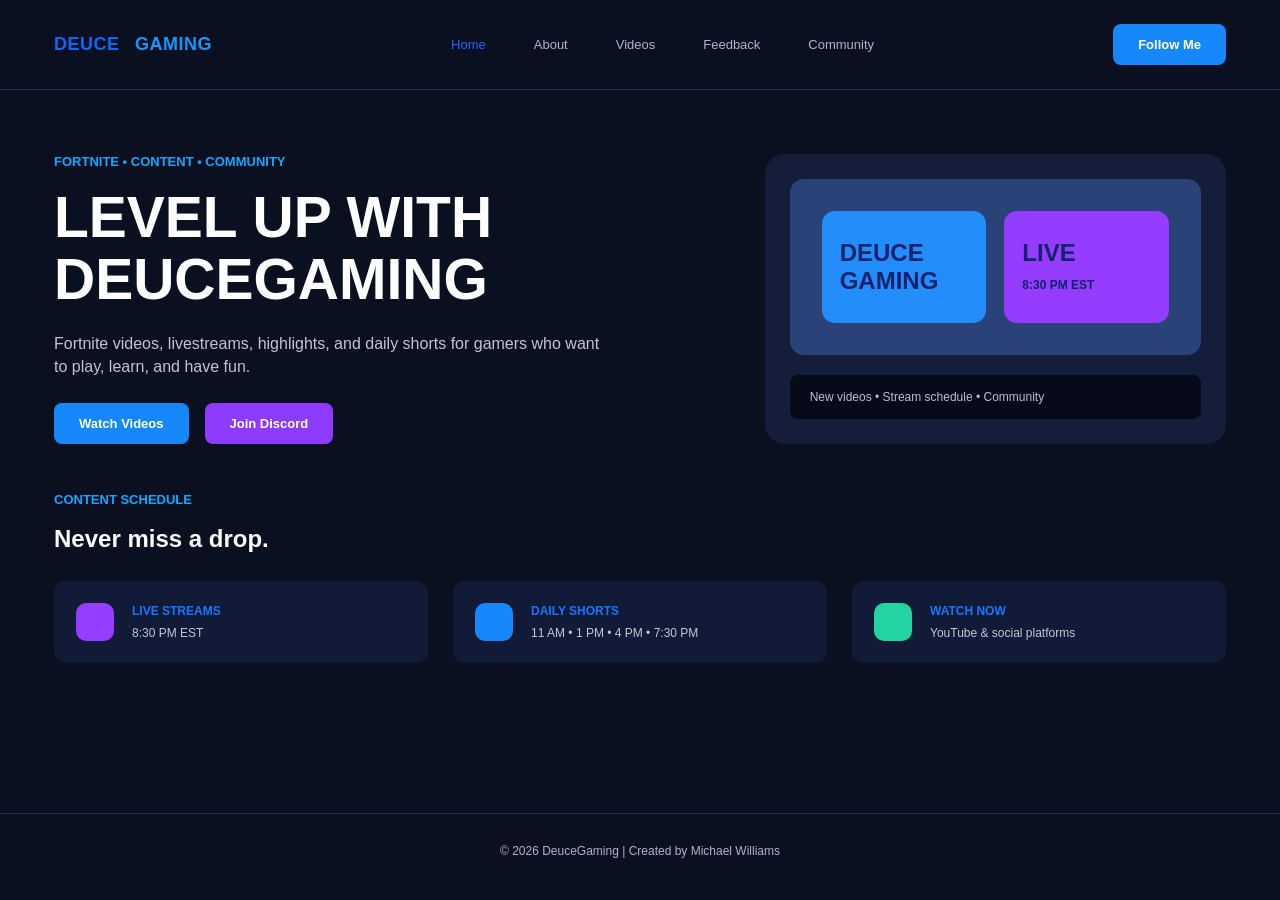
<file: index.html>
<!DOCTYPE html>
<html lang="en">
<head>
   <!-- Author: Michael Williams -->
   <meta charset="UTF-8">
   <meta name="viewport" content="width=device-width, initial-scale=1.0">
   <title>DeuceGaming | Home</title>
   <link rel="stylesheet" href="styles.css">
   <style>
      /* Internal CSS required for the assignment */
      .home-link { color: #1767ff; }
   </style>
</head>
<body>
   <header class="site-header">
      <a class="logo" href="index.html">DEUCE <span>GAMING</span></a>
      <nav aria-label="Main navigation">
         <a class="home-link" href="index.html">Home</a>
         <a href="about.html">About</a>
         <a href="videos.html">Videos</a>
         <a href="feedback.html">Feedback</a>
         <a href="community.html">Community</a>
      </nav>
      <a class="follow-button" href="https://www.youtube.com/@DeuceGamingChannel" target="_blank">Follow Me</a>
   </header>

   <main>
      <section class="hero">
         <div class="hero-copy">
            <p class="eyebrow">FORTNITE • CONTENT • COMMUNITY</p>
            <h1>LEVEL UP WITH<br>DEUCEGAMING</h1>
            <p class="intro">Fortnite videos, livestreams, highlights, and daily shorts for gamers who want to play, learn, and have fun.</p>
            <div class="button-row">
               <a class="primary-button" href="videos.html">Watch Videos</a>
               <a class="secondary-button" href="community.html">Join Discord</a>
            </div>
         </div>
         <div class="stream-panel" role="region" aria-label="DeuceGaming live stream preview">
            <div class="screen">
               <div class="screen-tile blue-tile">DEUCE<br>GAMING</div>
               <div class="screen-tile purple-tile">LIVE<br><small>8:30 PM EST</small></div>
            </div>
            <p>New videos • Stream schedule • Community</p>
         </div>
      </section>

      <section class="schedule" id="about">
         <p class="eyebrow">CONTENT SCHEDULE</p>
         <h2>Never miss a drop.</h2>
         <div class="schedule-grid">
            <article class="schedule-card">
               <span class="icon purple-icon"></span>
               <div><h3>LIVE STREAMS</h3><p>8:30 PM EST</p></div>
            </article>
            <article class="schedule-card">
               <span class="icon blue-icon"></span>
               <div><h3>DAILY SHORTS</h3><p>11 AM • 1 PM • 4 PM • 7:30 PM</p></div>
            </article>
            <article class="schedule-card" id="community">
               <span class="icon green-icon"></span>
               <div><h3>WATCH NOW</h3><p>YouTube &amp; social platforms</p></div>
            </article>
         </div>
      </section>

   </main>

   <footer>&copy; 2026 DeuceGaming | Created by Michael Williams</footer>
</body>
</html>
</file>
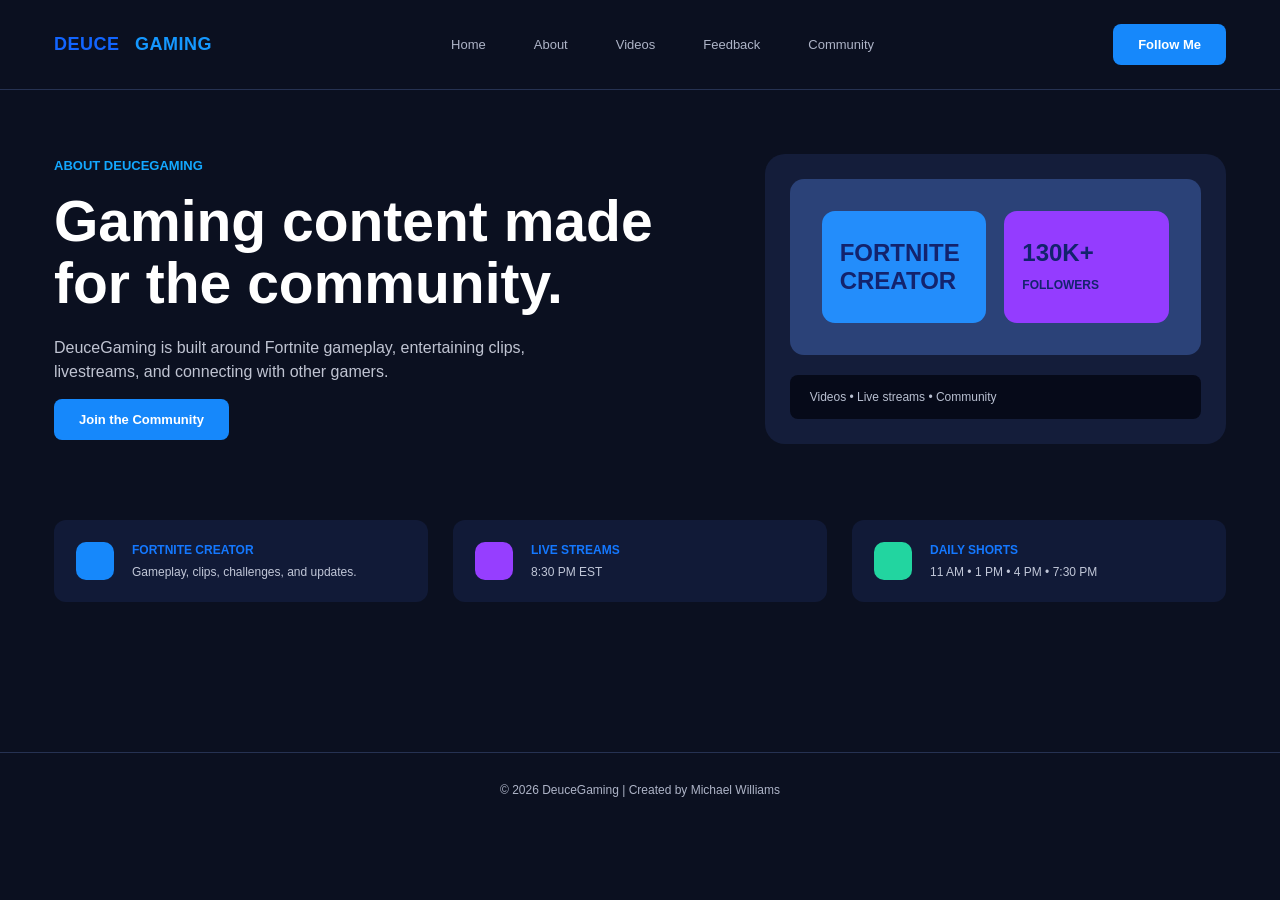
<file: about.html>
<!DOCTYPE html>
<html lang="en">
<head>
   <!-- Author: Michael Williams -->
   <meta charset="UTF-8">
   <meta name="viewport" content="width=device-width, initial-scale=1.0">
   <title>DeuceGaming | About</title>
   <link rel="stylesheet" href="styles.css">
</head>
<body>
   <header class="site-header">
      <a class="logo" href="index.html">DEUCE <span>GAMING</span></a>
      <nav aria-label="Main navigation"><a href="index.html">Home</a><a class="home-link" href="about.html">About</a><a href="videos.html">Videos</a><a href="feedback.html">Feedback</a><a href="community.html">Community</a></nav>
      <a class="follow-button" href="https://www.youtube.com/@DeuceGamingChannel" target="_blank">Follow Me</a>
   </header>
   <main>
      <section class="hero about-hero">
         <div class="hero-copy"><p class="eyebrow">ABOUT DEUCEGAMING</p><h1>Gaming content made for the community.</h1><p class="intro">DeuceGaming is built around Fortnite gameplay, entertaining clips, livestreams, and connecting with other gamers.</p><a class="primary-button" href="community.html">Join the Community</a></div>
         <div class="stream-panel"><div class="screen"><div class="screen-tile blue-tile">FORTNITE<br>CREATOR</div><div class="screen-tile purple-tile">130K+<br><small>FOLLOWERS</small></div></div><p>Videos • Live streams • Community</p></div>
      </section>
      <section class="schedule"><div class="schedule-grid"><article class="schedule-card"><span class="icon blue-icon"></span><div><h3>FORTNITE CREATOR</h3><p>Gameplay, clips, challenges, and updates.</p></div></article><article class="schedule-card"><span class="icon purple-icon"></span><div><h3>LIVE STREAMS</h3><p>8:30 PM EST</p></div></article><article class="schedule-card"><span class="icon green-icon"></span><div><h3>DAILY SHORTS</h3><p>11 AM • 1 PM • 4 PM • 7:30 PM</p></div></article></div></section>
   </main>
   <footer>&copy; 2026 DeuceGaming | Created by Michael Williams</footer>
</body>
</html>
</file>
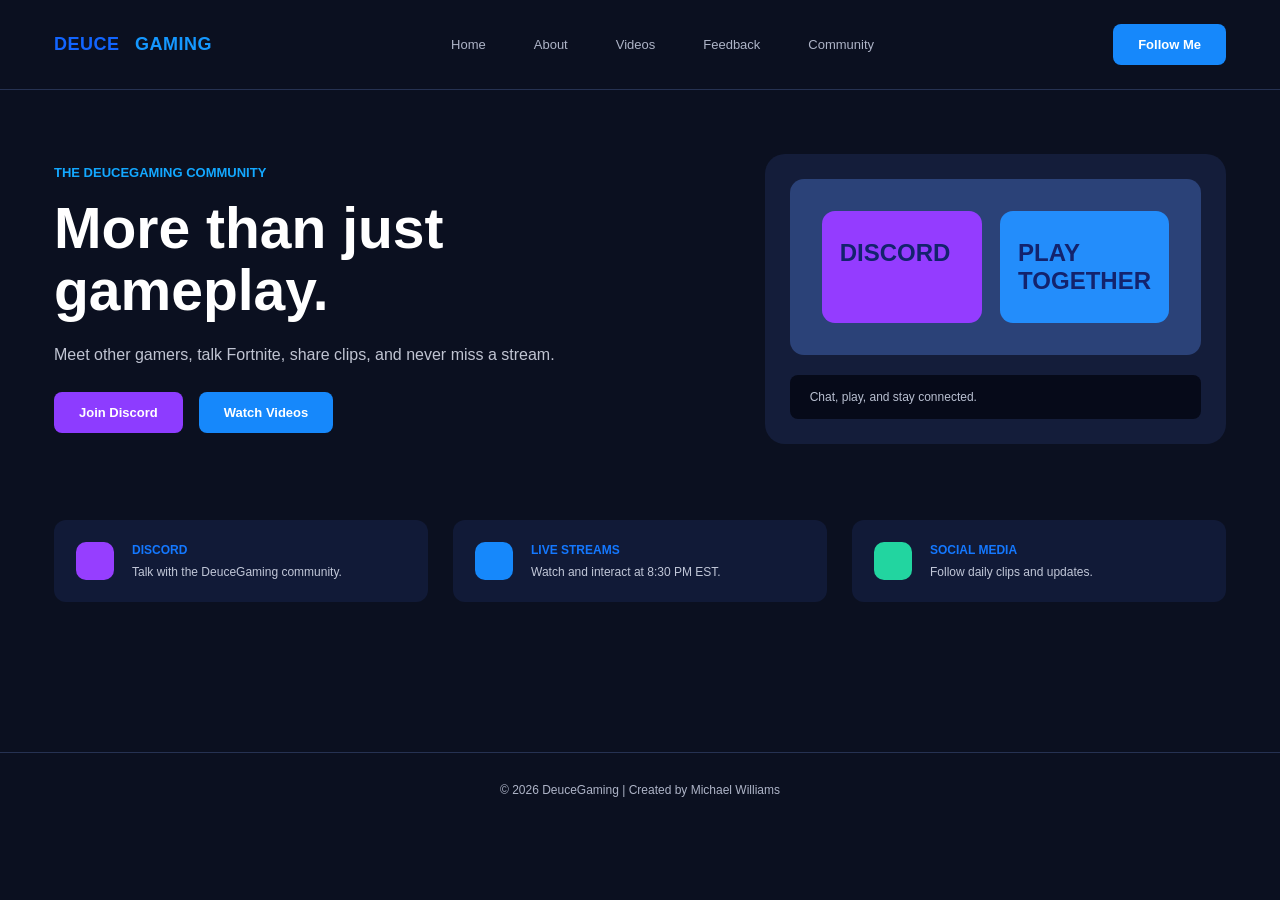
<file: community.html>
<!DOCTYPE html>
<html lang="en">
<head>
   <!-- Author: Michael Williams -->
   <meta charset="UTF-8">
   <meta name="viewport" content="width=device-width, initial-scale=1.0">
   <title>DeuceGaming | Community</title>
   <link rel="stylesheet" href="styles.css">
</head>
<body>
   <header class="site-header">
      <a class="logo" href="index.html">DEUCE <span>GAMING</span></a>
      <nav aria-label="Main navigation"><a href="index.html">Home</a><a href="about.html">About</a><a href="videos.html">Videos</a><a href="feedback.html">Feedback</a><a class="home-link" href="community.html">Community</a></nav>
      <a class="follow-button" href="https://www.youtube.com/@DeuceGamingChannel" target="_blank">Follow Me</a>
   </header>
   <main>
      <section class="hero"><div class="hero-copy"><p class="eyebrow">THE DEUCEGAMING COMMUNITY</p><h1>More than just gameplay.</h1><p class="intro">Meet other gamers, talk Fortnite, share clips, and never miss a stream.</p><div class="button-row"><a class="secondary-button" href="https://discord.gg/Qyg5zhjAbc" target="_blank">Join Discord</a><a class="primary-button" href="videos.html">Watch Videos</a></div></div><div class="stream-panel"><div class="screen"><div class="screen-tile purple-tile">DISCORD</div><div class="screen-tile blue-tile">PLAY<br>TOGETHER</div></div><p>Chat, play, and stay connected.</p></div></section>
      <section class="schedule"><div class="schedule-grid"><article class="schedule-card"><span class="icon purple-icon"></span><div><h3>DISCORD</h3><p>Talk with the DeuceGaming community.</p></div></article><article class="schedule-card"><span class="icon blue-icon"></span><div><h3>LIVE STREAMS</h3><p>Watch and interact at 8:30 PM EST.</p></div></article><article class="schedule-card"><span class="icon green-icon"></span><div><h3>SOCIAL MEDIA</h3><p>Follow daily clips and updates.</p></div></article></div></section>
   </main>
   <footer>&copy; 2026 DeuceGaming | Created by Michael Williams</footer>
</body>
</html>
</file>
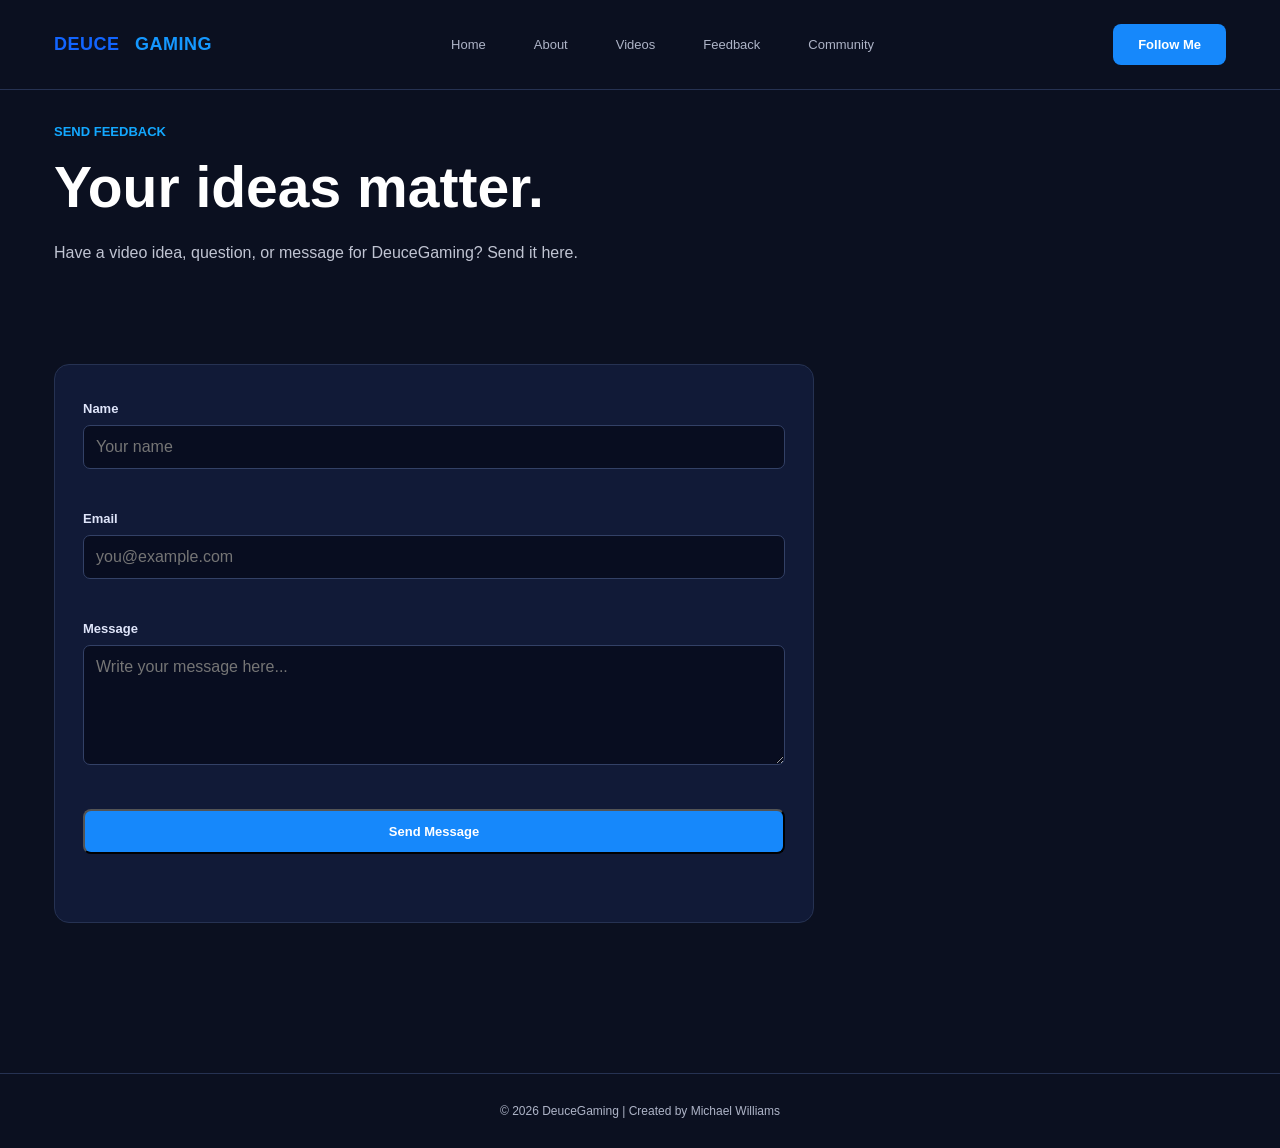
<file: feedback.html>
<!DOCTYPE html>
<html lang="en">
<head>
   
   <meta charset="UTF-8">
   <meta name="viewport" content="width=device-width, initial-scale=1.0">
   <title>DeuceGaming | Feedback</title>
   <link rel="stylesheet" href="styles.css">
   <style>
      .error-message {
         color: #ff6b6b;
         font-size: 14px;
         margin: 4px 0 12px;
         display: block;
      }

      .success-message {
         color: #4ade80;
         font-weight: bold;
         margin-top: 15px;
      }

      .input-error {
         border: 2px solid #ff6b6b !important;
      }
   </style>
</head>
<body>
   <header class="site-header">
      <a class="logo" href="index.html">
         DEUCE <span>GAMING</span>
      </a>

      <nav aria-label="Main navigation">
         <a href="index.html">Home</a>
         <a href="about.html">About</a>
         <a href="videos.html">Videos</a>
         <a class="home-link" href="feedback.html">Feedback</a>
         <a href="community.html">Community</a>
      </nav>

      <a class="follow-button"
         href="https://www.youtube.com/@DeuceGamingChannel"
         target="_blank">
         Follow Me
      </a>
   </header>

   <main>
      <section class="videos-heading">
         <p class="eyebrow">SEND FEEDBACK</p>
         <h1>Your ideas matter.</h1>
         <p class="intro">
            Have a video idea, question, or message
            for DeuceGaming? Send it here.
         </p>
      </section>

      <section class="feedback-section">
         <form class="feedback-form"
               id="feedbackForm"
               action="#"
               method="post"
               novalidate>

            <label for="name">Name</label>
            <input id="name"
                   name="name"
                   type="text"
                   placeholder="Your name">
            <span class="error-message"
                  id="nameError"></span>

            <label for="email">Email</label>
            <input id="email"
                   name="email"
                   type="email"
                   placeholder="you@example.com">
            <span class="error-message"
                  id="emailError"></span>

            <label for="message">Message</label>
            <textarea id="message"
                      name="message"
                      placeholder="Write your message here..."></textarea>
            <span class="error-message"
                  id="messageError"></span>

            <button class="primary-button"
                    type="submit">
               Send Message
            </button>

            <p id="successMessage"
               class="success-message"
               role="status"
               aria-live="polite"></p>
         </form>
      </section>
   </main>

   <footer>
      &copy; 2026 DeuceGaming |
      Created by Michael Williams
   </footer>

   <script src="validation.js"></script>
</body>
</html>
</file>
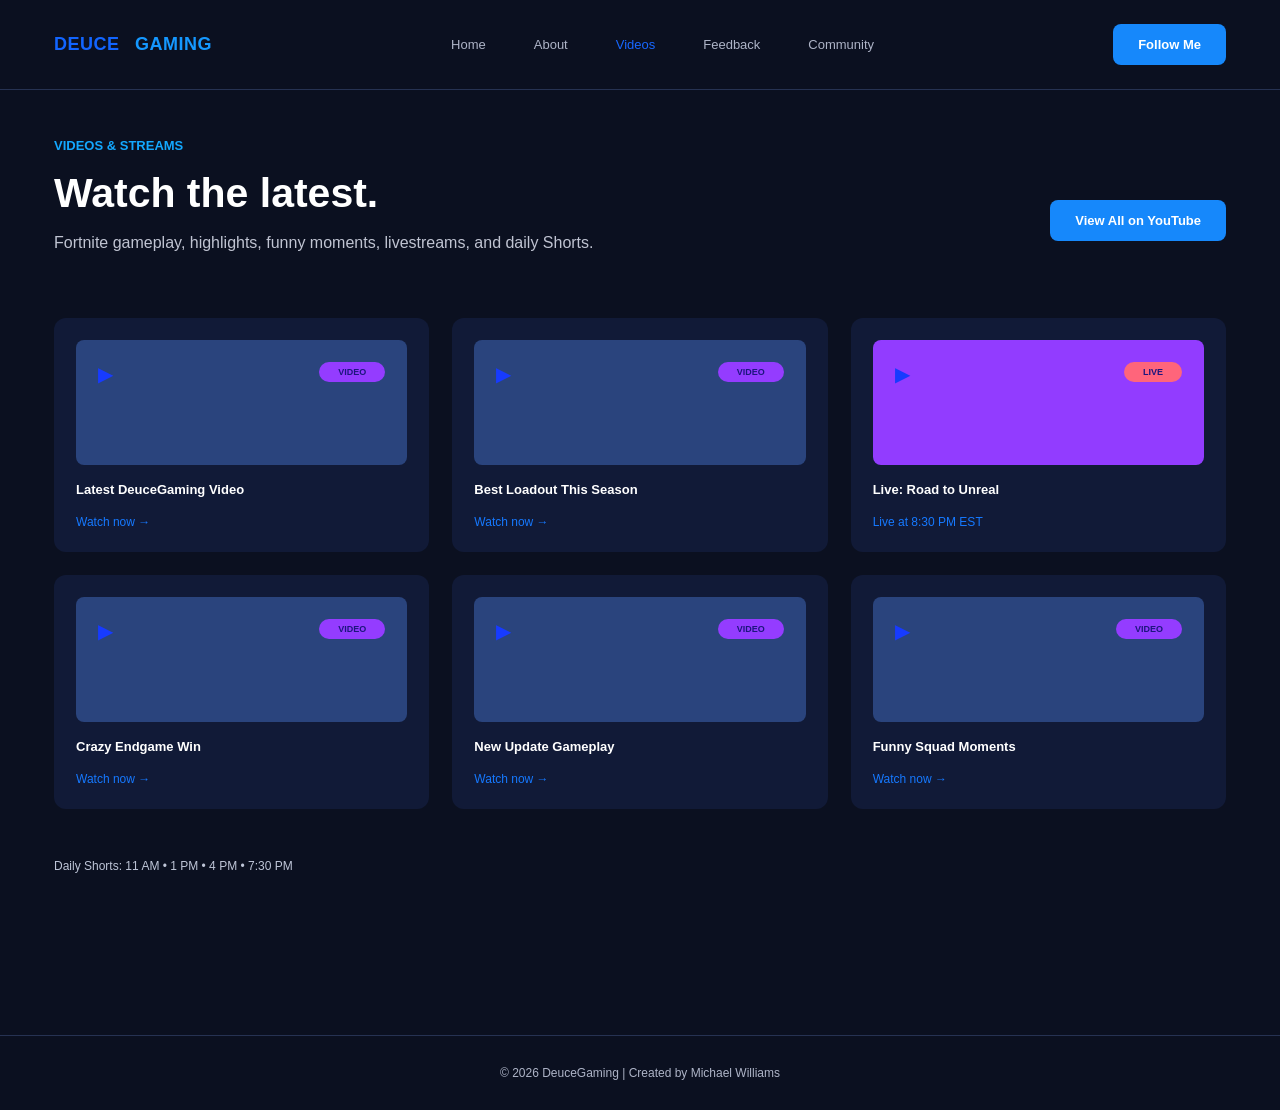
<file: videos.html>
<!DOCTYPE html>
<html lang="en">
<head>
   <!-- Author: Michael Williams -->
   <meta charset="UTF-8">
   <meta name="viewport" content="width=device-width, initial-scale=1.0">
   <title>DeuceGaming | Videos</title>
   <link rel="stylesheet" href="styles.css">
   <style>
      /* Internal CSS required for the assignment */
      .videos-link { color: #1767ff; }
   </style>
</head>
<body>
   <header class="site-header">
      <a class="logo" href="index.html">DEUCE <span>GAMING</span></a>
      <nav aria-label="Main navigation">
         <a href="index.html">Home</a>
         <a href="about.html">About</a>
         <a class="videos-link" href="videos.html">Videos</a>
         <a href="feedback.html">Feedback</a>
         <a href="community.html">Community</a>
      </nav>
      <a class="follow-button" href="https://www.youtube.com/@DeuceGamingChannel" target="_blank">Follow Me</a>
   </header>

   <main class="videos-page">
      <section class="videos-heading">
         <p class="eyebrow">VIDEOS &amp; STREAMS</p>
         <div class="heading-row">
            <div>
               <h1>Watch the latest.</h1>
               <p class="intro">Fortnite gameplay, highlights, funny moments, livestreams, and daily Shorts.</p>
            </div>
            <a class="primary-button" href="https://www.youtube.com/@DeuceGamingChannel" target="_blank">View All on YouTube</a>
         </div>
      </section>

      <section class="video-grid" aria-label="Latest videos">
         <article class="video-card"><div class="thumbnail"><span class="play">▶</span><b>VIDEO</b></div><h2>Latest DeuceGaming Video</h2><a href="#">Watch now →</a></article>
         <article class="video-card"><div class="thumbnail"><span class="play">▶</span><b>VIDEO</b></div><h2>Best Loadout This Season</h2><a href="#">Watch now →</a></article>
         <article class="video-card"><div class="thumbnail live-thumb"><span class="play">▶</span><b>LIVE</b></div><h2>Live: Road to Unreal</h2><a href="#">Live at 8:30 PM EST</a></article>
         <article class="video-card"><div class="thumbnail"><span class="play">▶</span><b>VIDEO</b></div><h2>Crazy Endgame Win</h2><a href="#">Watch now →</a></article>
         <article class="video-card"><div class="thumbnail"><span class="play">▶</span><b>VIDEO</b></div><h2>New Update Gameplay</h2><a href="#">Watch now →</a></article>
         <article class="video-card"><div class="thumbnail"><span class="play">▶</span><b>VIDEO</b></div><h2>Funny Squad Moments</h2><a href="#">Watch now →</a></article>
      </section>
      <p class="shorts-note">Daily Shorts: 11 AM • 1 PM • 4 PM • 7:30 PM</p>
   </main>
   <footer>&copy; 2026 DeuceGaming | Created by Michael Williams</footer>
</body>
</html>
</file>
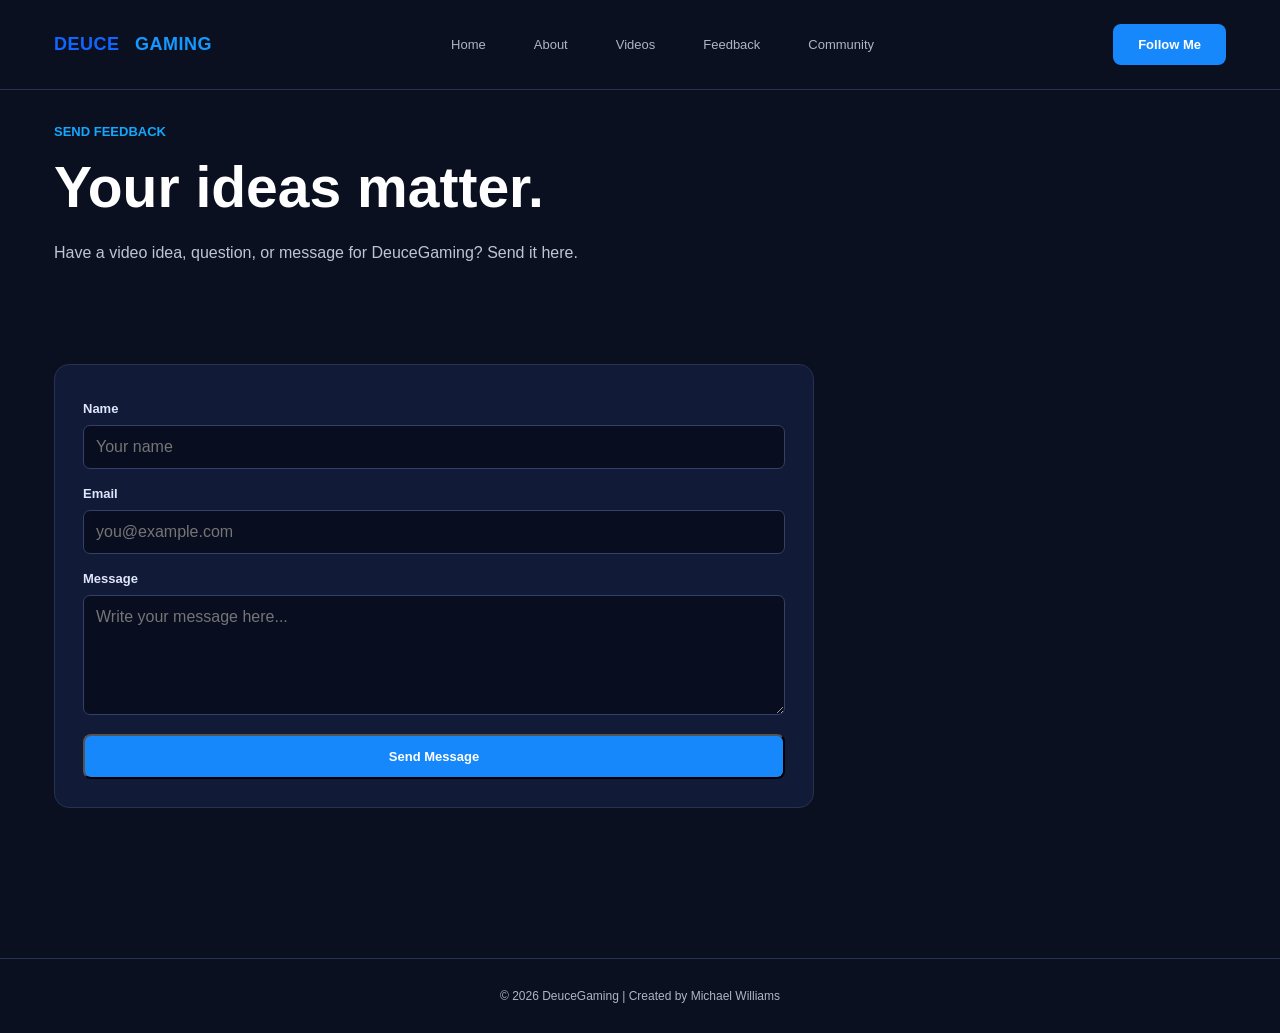
<file: DeuceGaming Website/DeuceGaming Website/feedback.html>
<!DOCTYPE html>
<html lang="en">
<head>
   <!-- Author: Michael Williams -->
   <meta charset="UTF-8">
   <meta name="viewport" content="width=device-width, initial-scale=1.0">
   <title>DeuceGaming | Feedback</title>
   <link rel="stylesheet" href="styles.css">
</head>
<body>
   <header class="site-header">
      <a class="logo" href="index.html">DEUCE <span>GAMING</span></a>
      <nav aria-label="Main navigation"><a href="index.html">Home</a><a href="about.html">About</a><a href="videos.html">Videos</a><a class="home-link" href="feedback.html">Feedback</a><a href="community.html">Community</a></nav>
      <a class="follow-button" href="https://www.youtube.com/@DeuceGamingChannel" target="_blank">Follow Me</a>
   </header>
   <main>
      <section class="videos-heading"><p class="eyebrow">SEND FEEDBACK</p><h1>Your ideas matter.</h1><p class="intro">Have a video idea, question, or message for DeuceGaming? Send it here.</p></section>
      <section class="feedback-section"><form class="feedback-form" action="#" method="post"><label for="name">Name</label><input id="name" name="name" type="text" placeholder="Your name" required><label for="email">Email</label><input id="email" name="email" type="email" placeholder="you@example.com" required><label for="message">Message</label><textarea id="message" name="message" placeholder="Write your message here..." required></textarea><button class="primary-button" type="submit">Send Message</button></form></section>
   </main>
   <footer>&copy; 2026 DeuceGaming | Created by Michael Williams</footer>
</body>
</html>
</file>
<file: styles.css>
* { box-sizing: border-box; }
html { scroll-behavior: smooth; }
body { margin: 0; background: #0b1020; color: #e5e9fa; font-family: Arial, Helvetica, sans-serif; }
a { color: inherit; text-decoration: none; }
.site-header { display: flex; align-items: center; justify-content: space-between; max-width: 1440px; margin: auto; padding: 24px 54px; border-bottom: 1px solid #263252; }
.logo { color: #1265ff; font-weight: 800; letter-spacing: .5px; font-size: 18px; }
.logo span { color: #1598ff; margin-left: 10px; }
nav { display: flex; gap: 48px; color: #aeb4c7; font-size: 13px; }
.follow-button, .primary-button, .secondary-button { display: inline-block; padding: 13px 25px; border-radius: 8px; font-weight: 700; font-size: 13px; color: #ffffff; transition: transform .2s, filter .2s; }
.follow-button, .primary-button { background: #1688fb; }
.secondary-button { background: #8d3cff; }
.follow-button:hover, .primary-button:hover, .secondary-button:hover { transform: translateY(-2px); filter: brightness(1.1); }
main { max-width: 1440px; margin: auto; padding: 34px 54px 90px; }
.hero { display: grid; grid-template-columns: 1.25fr .9fr; gap: 70px; align-items: center; padding: 30px 0 48px; }
.eyebrow { color: #13a8ff; font-size: 13px; font-weight: bold; margin: 0 0 18px; }
h1 { color: #ffffff; font-size: clamp(35px, 5vw, 57px); line-height: 1.08; margin: 0 0 22px; }
.intro { color: #c0c4d2; max-width: 560px; font-size: 16px; line-height: 1.45; }
.button-row { display: flex; gap: 16px; margin-top: 25px; }
.stream-panel { background: #141d3a; border-radius: 20px; padding: 25px; }
.screen { background: #2b4278; border-radius: 14px; padding: 32px; display: grid; grid-template-columns: 1fr 1fr; gap: 18px; }
.screen-tile { padding: 28px 18px; border-radius: 13px; font-size: 24px; font-weight: 800; color: #13236d; }
.blue-tile { background: #238dfb; }.purple-tile { background: #943cff; }.screen small { font-size: 12px; }
.stream-panel p { background: #060a19; padding: 15px 20px; border-radius: 8px; margin: 20px 0 0; color: #b9c0d1; font-size: 12px; }
h2 { margin: 0; color: #ffffff; }.schedule-grid { display: grid; grid-template-columns: repeat(3, 1fr); gap: 25px; margin-top: 28px; }
.schedule-card, .video-card { background: #111a37; border-radius: 12px; padding: 22px; }
.schedule-card { display: flex; align-items: center; gap: 18px; }.schedule-card h3 { color: #1478ff; font-size: 12px; margin: 0 0 8px; }.schedule-card p { font-size: 12px; color: #c1c7d8; margin: 0; }
.icon { width: 38px; height: 38px; border-radius: 10px; flex: none; }.purple-icon { background: #963eff; }.blue-icon { background: #1688fb; }.green-icon { background: #22d5a0; }
footer { color: #aeb4c7; padding: 30px; font-size: 12px; }.videos-page { padding-top: 48px; }.heading-row { display: flex; justify-content: space-between; align-items: center; gap: 25px; }.heading-row h1 { font-size: 41px; margin-bottom: 8px; }
.video-grid { display: grid; grid-template-columns: repeat(3, 1fr); gap: 23px; margin-top: 48px; }.thumbnail { height: 125px; background: #2a447d; border-radius: 8px; padding: 22px; display: flex; justify-content: space-between; align-items: flex-start; color: #173bff; }.live-thumb { background: #923cff; }.thumbnail b { background: #943cff; color: #1d167e; border-radius: 12px; padding: 5px 19px; font-size: 9px; }.live-thumb b { background: #ff657b; }.play { font-size: 20px; }.video-card h2 { font-size: 13px; margin: 17px 0 15px; }.video-card a, .shorts-note { color: #1679ff; font-size: 12px; }.shorts-note { margin-top: 50px; color: #bec5d7; }
.info-section { display: grid; grid-template-columns: 1.15fr .85fr; gap: 35px; padding: 80px 0 35px; align-items: center; }
.community-card, .feedback-form { background: #111a37; border: 1px solid #263252; border-radius: 15px; padding: 28px; }
.community-card h3 { color: #1688fb; font-size: 14px; margin-top: 0; }.community-card p { color: #c1c7d8; }
.feedback-section { padding: 60px 0 0; max-width: 760px; }
.feedback-form { margin-top: 24px; display: grid; gap: 9px; }
.feedback-form label { color: #dfe5fa; font-size: 13px; font-weight: bold; margin-top: 8px; }
.feedback-form input, .feedback-form textarea { width: 100%; padding: 12px; background: #080d20; border: 1px solid #334166; border-radius: 7px; color: #ffffff; font: inherit; }
.feedback-form textarea { min-height: 120px; resize: vertical; margin-bottom: 10px; }
footer { text-align: center; border-top: 1px solid #263252; margin-top: 60px; }
@media (max-width: 760px) { .site-header { padding: 22px; flex-wrap: wrap; gap: 18px; }.site-header nav { order: 3; width: 100%; justify-content: space-between; gap: 10px; }.follow-button { display: none; } main { padding: 25px 22px 60px; }.hero, .heading-row { grid-template-columns: 1fr; display: grid; gap: 30px; }.schedule-grid, .video-grid { grid-template-columns: 1fr; }.screen { padding: 18px; }.screen-tile { font-size: 19px; padding: 20px 12px; } }
@media (max-width: 760px) { .info-section { grid-template-columns: 1fr; padding-top: 55px; } .feedback-section { padding-top: 45px; } }
</file>
<file: DeuceGaming Website/DeuceGaming Website/styles.css>
* { box-sizing: border-box; }
html { scroll-behavior: smooth; }
body { margin: 0; background: #0b1020; color: #e5e9fa; font-family: Arial, Helvetica, sans-serif; }
a { color: inherit; text-decoration: none; }
.site-header { display: flex; align-items: center; justify-content: space-between; max-width: 1440px; margin: auto; padding: 24px 54px; border-bottom: 1px solid #263252; }
.logo { color: #1265ff; font-weight: 800; letter-spacing: .5px; font-size: 18px; }
.logo span { color: #1598ff; margin-left: 10px; }
nav { display: flex; gap: 48px; color: #aeb4c7; font-size: 13px; }
.follow-button, .primary-button, .secondary-button { display: inline-block; padding: 13px 25px; border-radius: 8px; font-weight: 700; font-size: 13px; color: #ffffff; transition: transform .2s, filter .2s; }
.follow-button, .primary-button { background: #1688fb; }
.secondary-button { background: #8d3cff; }
.follow-button:hover, .primary-button:hover, .secondary-button:hover { transform: translateY(-2px); filter: brightness(1.1); }
main { max-width: 1440px; margin: auto; padding: 34px 54px 90px; }
.hero { display: grid; grid-template-columns: 1.25fr .9fr; gap: 70px; align-items: center; padding: 30px 0 48px; }
.eyebrow { color: #13a8ff; font-size: 13px; font-weight: bold; margin: 0 0 18px; }
h1 { color: #ffffff; font-size: clamp(35px, 5vw, 57px); line-height: 1.08; margin: 0 0 22px; }
.intro { color: #c0c4d2; max-width: 560px; font-size: 16px; line-height: 1.45; }
.button-row { display: flex; gap: 16px; margin-top: 25px; }
.stream-panel { background: #141d3a; border-radius: 20px; padding: 25px; }
.screen { background: #2b4278; border-radius: 14px; padding: 32px; display: grid; grid-template-columns: 1fr 1fr; gap: 18px; }
.screen-tile { padding: 28px 18px; border-radius: 13px; font-size: 24px; font-weight: 800; color: #13236d; }
.blue-tile { background: #238dfb; }.purple-tile { background: #943cff; }.screen small { font-size: 12px; }
.stream-panel p { background: #060a19; padding: 15px 20px; border-radius: 8px; margin: 20px 0 0; color: #b9c0d1; font-size: 12px; }
h2 { margin: 0; color: #ffffff; }.schedule-grid { display: grid; grid-template-columns: repeat(3, 1fr); gap: 25px; margin-top: 28px; }
.schedule-card, .video-card { background: #111a37; border-radius: 12px; padding: 22px; }
.schedule-card { display: flex; align-items: center; gap: 18px; }.schedule-card h3 { color: #1478ff; font-size: 12px; margin: 0 0 8px; }.schedule-card p { font-size: 12px; color: #c1c7d8; margin: 0; }
.icon { width: 38px; height: 38px; border-radius: 10px; flex: none; }.purple-icon { background: #963eff; }.blue-icon { background: #1688fb; }.green-icon { background: #22d5a0; }
footer { color: #aeb4c7; padding: 30px; font-size: 12px; }.videos-page { padding-top: 48px; }.heading-row { display: flex; justify-content: space-between; align-items: center; gap: 25px; }.heading-row h1 { font-size: 41px; margin-bottom: 8px; }
.video-grid { display: grid; grid-template-columns: repeat(3, 1fr); gap: 23px; margin-top: 48px; }.thumbnail { height: 125px; background: #2a447d; border-radius: 8px; padding: 22px; display: flex; justify-content: space-between; align-items: flex-start; color: #173bff; }.live-thumb { background: #923cff; }.thumbnail b { background: #943cff; color: #1d167e; border-radius: 12px; padding: 5px 19px; font-size: 9px; }.live-thumb b { background: #ff657b; }.play { font-size: 20px; }.video-card h2 { font-size: 13px; margin: 17px 0 15px; }.video-card a, .shorts-note { color: #1679ff; font-size: 12px; }.shorts-note { margin-top: 50px; color: #bec5d7; }
.info-section { display: grid; grid-template-columns: 1.15fr .85fr; gap: 35px; padding: 80px 0 35px; align-items: center; }
.community-card, .feedback-form { background: #111a37; border: 1px solid #263252; border-radius: 15px; padding: 28px; }
.community-card h3 { color: #1688fb; font-size: 14px; margin-top: 0; }.community-card p { color: #c1c7d8; }
.feedback-section { padding: 60px 0 0; max-width: 760px; }
.feedback-form { margin-top: 24px; display: grid; gap: 9px; }
.feedback-form label { color: #dfe5fa; font-size: 13px; font-weight: bold; margin-top: 8px; }
.feedback-form input, .feedback-form textarea { width: 100%; padding: 12px; background: #080d20; border: 1px solid #334166; border-radius: 7px; color: #ffffff; font: inherit; }
.feedback-form textarea { min-height: 120px; resize: vertical; margin-bottom: 10px; }
footer { text-align: center; border-top: 1px solid #263252; margin-top: 60px; }
@media (max-width: 760px) { .site-header { padding: 22px; flex-wrap: wrap; gap: 18px; }.site-header nav { order: 3; width: 100%; justify-content: space-between; gap: 10px; }.follow-button { display: none; } main { padding: 25px 22px 60px; }.hero, .heading-row { grid-template-columns: 1fr; display: grid; gap: 30px; }.schedule-grid, .video-grid { grid-template-columns: 1fr; }.screen { padding: 18px; }.screen-tile { font-size: 19px; padding: 20px 12px; } }
@media (max-width: 760px) { .info-section { grid-template-columns: 1fr; padding-top: 55px; } .feedback-section { padding-top: 45px; } }
</file>
